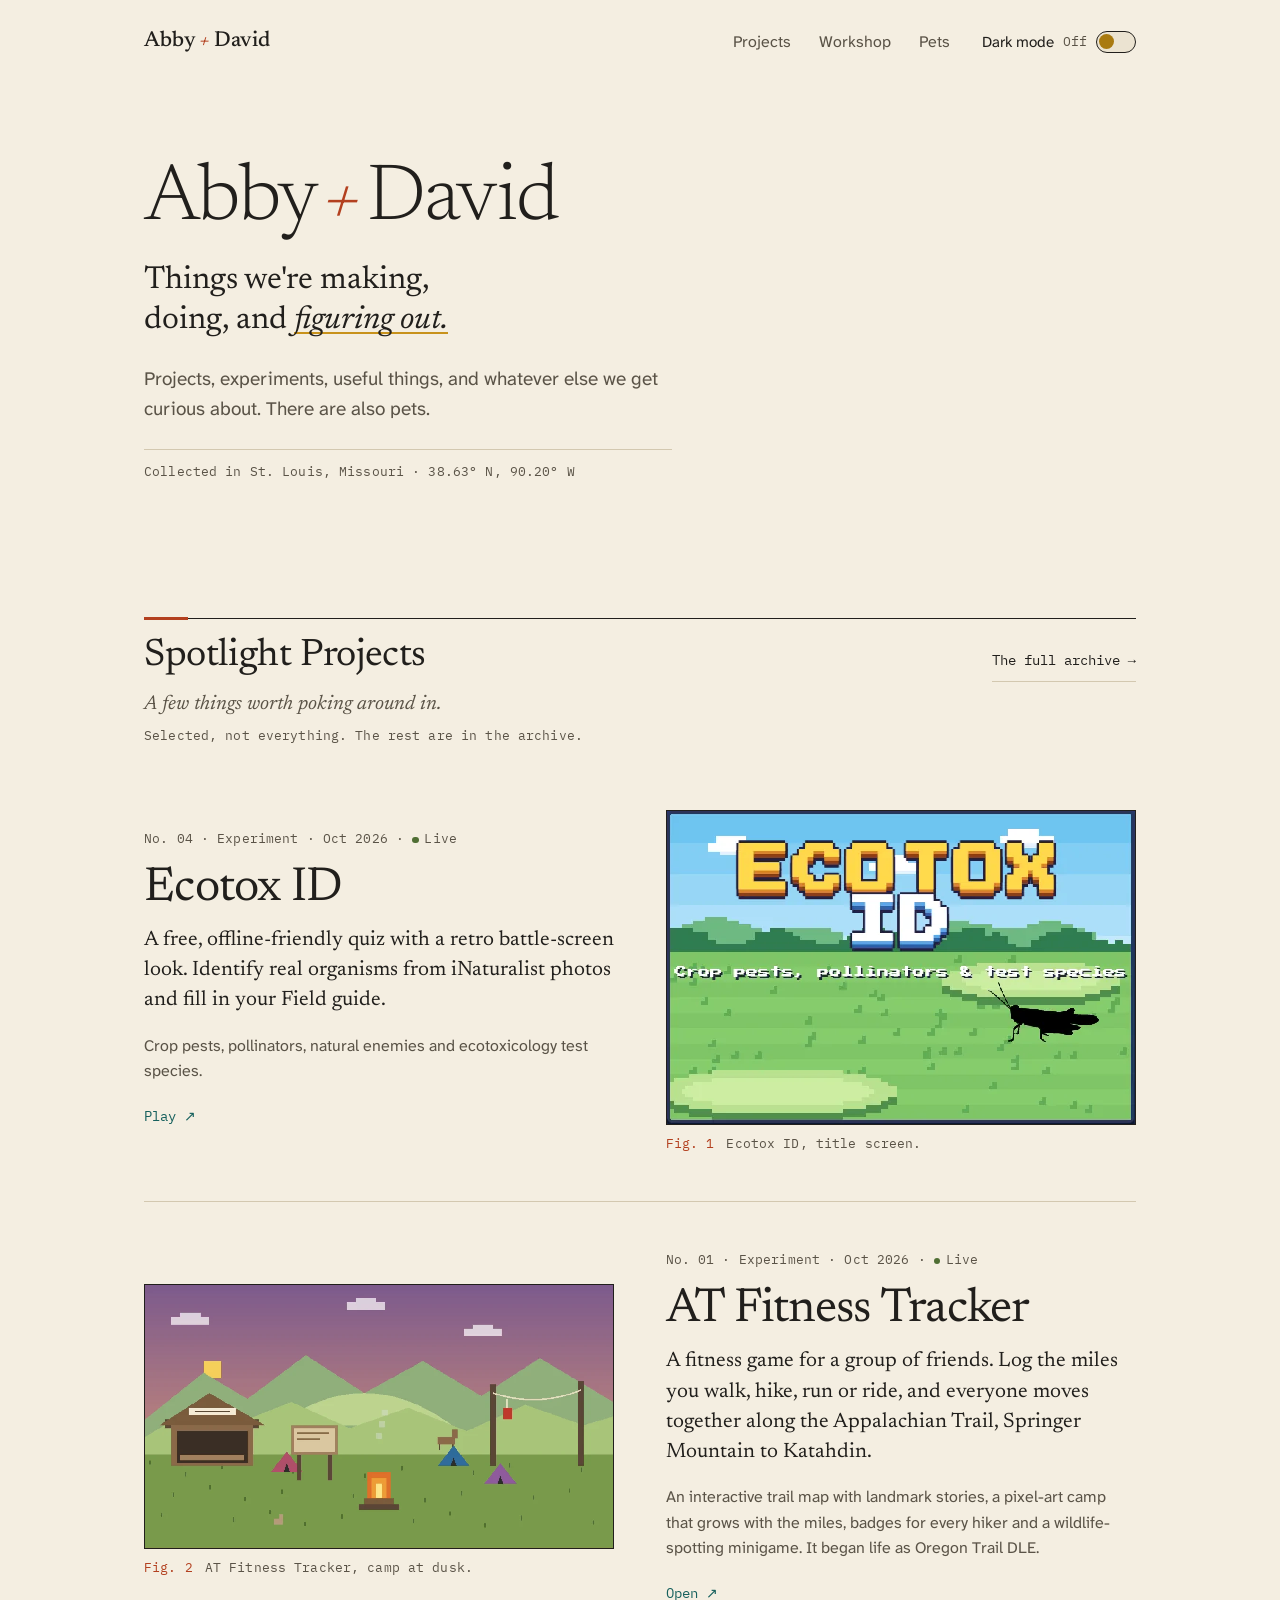
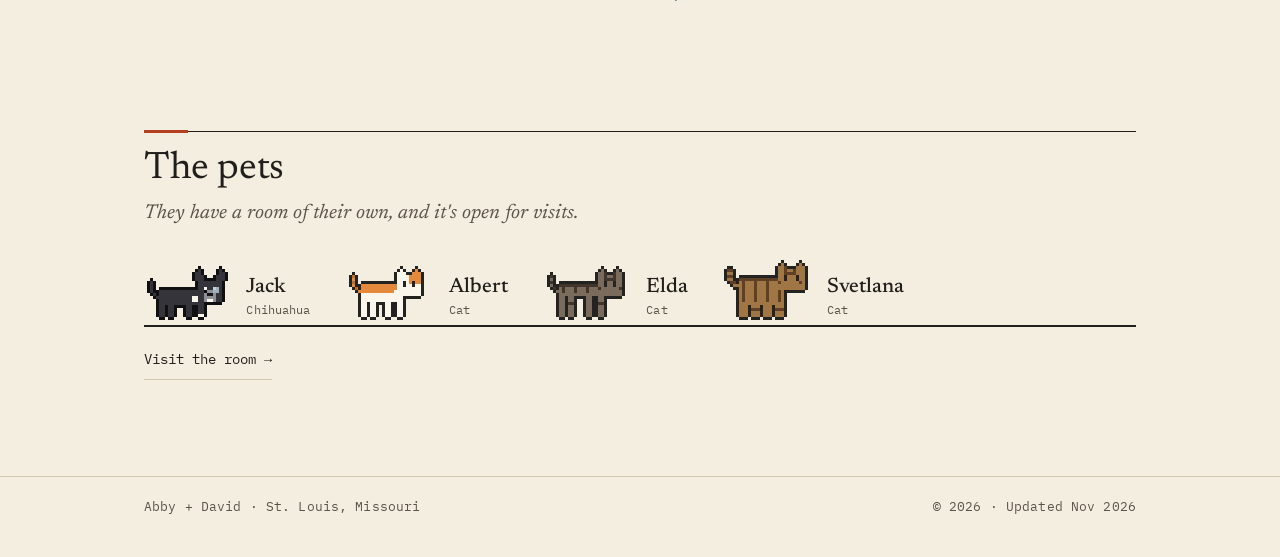
<file: index.html>
<!DOCTYPE html>
<html lang="en">
<head>
  <meta charset="utf-8">
  <meta name="viewport" content="width=device-width, initial-scale=1, viewport-fit=cover">
  <meta name="color-scheme" content="light dark">
  <script>(function(){var d=document.documentElement,t;try{var m=document.cookie.match(/(?:^|; )abbydavid-theme=(light|dark)/);t=m?m[1]:localStorage.getItem("abbydavid-theme")}catch(e){}if(t!=="light"&&t!=="dark")t=window.matchMedia&&window.matchMedia("(prefers-color-scheme: dark)").matches?"dark":"light";d.setAttribute("data-theme",t);d.style.colorScheme=t})()</script>

  <!-- Page metadata. For a new page, change title, description, canonical, and og:* below. -->
  <title>Abby + David</title>
  <meta name="description" content="Things we're making, doing, and figuring out. Projects, experiments, useful things, and whatever else we get curious about, from St. Louis.">
  <link rel="canonical" href="https://abbydavid.com/">
  <meta name="theme-color" content="#f4eee1">

  <meta property="og:type" content="website">
  <meta property="og:site_name" content="Abby + David">
  <meta property="og:title" content="Abby + David">
  <meta property="og:description" content="Things we're making, doing, and figuring out.">
  <meta property="og:url" content="https://abbydavid.com/">
  <meta property="og:image" content="https://abbydavid.com/assets/og-image.png">
  <meta property="og:image:width" content="1200">
  <meta property="og:image:height" content="630">
  <meta property="og:image:alt" content="ABBY + DAVID: Things we're making, doing, and figuring out.">
  <meta name="twitter:card" content="summary_large_image">
  <meta name="twitter:image" content="https://abbydavid.com/assets/og-image.png">

  <link rel="icon" href="/assets/favicon.svg" type="image/svg+xml">
  <link rel="apple-touch-icon" href="/assets/apple-touch-icon.png">

  <link rel="preload" href="/assets/fonts/newsreader-latin-wght-normal.woff2" as="font" type="font/woff2" crossorigin>
  <link rel="stylesheet" href="/styles.css">
  <script src="/theme.js" defer></script>
</head>
<body>
  <a class="skip-link" href="#main">Skip to content</a>

  <header class="site-header">
    <div class="wrap">
      <a class="wordmark" href="/" aria-label="Abby + David, home">Abby<span>+</span>David</a>
      <nav class="site-nav" aria-label="Main">
        <ul>
          <li><a href="#projects">Projects</a></li>
          <li><a href="https://blog.abbydavid.com/">Workshop</a></li>
          <li><a href="/pets/">Pets</a></li>
          <li><button class="theme-toggle" type="button" role="switch" aria-checked="false" hidden><span class="label">Dark mode</span><span class="track" aria-hidden="true"></span></button></li>
        </ul>
      </nav>
    </div>
  </header>

  <main id="main">
    <div class="wrap">

      <section class="hero" aria-labelledby="hero-title">
        <h1 id="hero-title">Abby<span class="plus">+</span>David</h1>
        <p class="tagline">Things we're making, doing, and <em>figuring out.</em></p>
        <p class="intro">Projects, experiments, useful things, and whatever else we get curious about. There are also pets.</p>
        <p class="locality mono">Collected in St. Louis, Missouri · 38.63° N, 90.20° W</p>
      </section>

      <!-- SPOTLIGHT PROJECTS: a curated selection, not the whole collection. Keep to 2–4 big blocks;
           everything else lives in /projects/. To feature a project, copy an <article class="work">.
           Add class "flip" to put the figure on the left. Delete the <figure> if there's no image.
           Number figures in order (Fig. 1, 2, ...). Types: TOOL, EXPERIMENT, PROJECT, GUIDE, RECIPE, BUILD, TRIP.
           Status: class "status" for live/done, "status concept" for ideas. -->
      <section id="projects" class="section" aria-labelledby="projects-title">
        <div class="section-head">
          <h2 id="projects-title">Spotlight Projects</h2>
          <a class="more" href="/projects/">The full archive →</a>
        </div>
        <p class="dek">A few things worth poking around in.</p>
        <p class="mono dek-note">Selected, not everything. The rest are in the archive.</p>

        <article class="work">
          <div>
            <p class="meta mono">No. 04 · Experiment · Oct 2026 · <span class="status">Live</span></p>
            <h3><a class="stretch" href="https://revdwd.github.io/ecotox-id/">Ecotox ID</a></h3>
            <p class="desc">A free, offline-friendly quiz with a retro battle-screen look. Identify real organisms from iNaturalist photos and fill in your Field guide.</p>
            <p class="fine">Crop pests, pollinators, natural enemies and ecotoxicology test species.</p>
            <span class="go" aria-hidden="true">Play <b>↗</b></span>
          </div>
          <figure class="fig pixel">
            <div class="plate"><img src="/assets/ecotox-id.webp" width="636" height="425" loading="lazy" decoding="async" alt="Ecotox ID title screen: a pixel-art logo over a grassy field with a grasshopper silhouette."></div>
            <figcaption><span class="num mono">Fig. 1</span><span class="mono">Ecotox ID, title screen.</span></figcaption>
          </figure>
        </article>

        <article class="work flip">
          <div>
            <p class="meta mono">No. 01 · Experiment · Oct 2026 · <span class="status">Live</span></p>
            <h3><a class="stretch" href="https://atfitnesstracker.abbydavid.com/">AT Fitness Tracker</a></h3>
            <p class="desc">A fitness game for a group of friends. Log the miles you walk, hike, run or ride, and everyone moves together along the Appalachian Trail, Springer Mountain to Katahdin.</p>
            <p class="fine">An interactive trail map with landmark stories, a pixel-art camp that grows with the miles, badges for every hiker and a wildlife-spotting minigame. It began life as Oregon Trail DLE.</p>
            <span class="go" aria-hidden="true">Open <b>↗</b></span>
          </div>
          <figure class="fig pixel">
            <div class="plate"><img src="/assets/at-fitness-tracker.webp" width="990" height="557" loading="lazy" decoding="async" alt="AT Fitness Tracker camp scene in pixel art at dusk: a trail shelter, a register board, tents, a campfire and a bear-bag line below green ridges."></div>
            <figcaption><span class="num mono">Fig. 2</span><span class="mono">AT Fitness Tracker, camp at dusk.</span></figcaption>
          </figure>
        </article>

      </section>

      <!-- NOTES: not shown until there's a real note. When there is one, add this section
           (and a "Notes" link in the nav), listing the latest 3:
      <section id="notes" class="section" aria-labelledby="notes-title">
        <div class="section-head"><h2 id="notes-title">Notes</h2></div>
        <ul class="notes">
          <li class="note">
            <p class="meta mono"><time datetime="2026-12-01">Dec 2026</time> · Guide</p>
            <div><h3><a href="/notes/post-name/">Post title</a></h3><p>One-sentence description.</p></div>
          </li>
        </ul>
      </section>
      -->

      <section id="crew" class="section" aria-labelledby="crew-title">
        <div class="section-head"><h2 id="crew-title">The pets</h2></div>
        <p class="dek">They have a room of their own, and it's open for visits.</p>
        <ul class="crew">
          <li><span class="px jack" data-pose="stand" aria-hidden="true"></span><span><strong>Jack</strong><span class="mono">Chihuahua</span></span></li>
          <li><span class="px albert" data-pose="stand" aria-hidden="true"></span><span><strong>Albert</strong><span class="mono">Cat</span></span></li>
          <li><span class="px elda" data-pose="stand" aria-hidden="true"></span><span><strong>Elda</strong><span class="mono">Cat</span></span></li>
          <li><span class="px svetlana" data-pose="stand" aria-hidden="true"></span><span><strong>Svetlana</strong><span class="mono">Cat</span></span></li>
        </ul>
        <p class="crew-link"><a href="/pets/">Visit the room →</a></p>
      </section>

    </div>
  </main>

  <footer class="site-footer mono">
    <div class="wrap">
      <p>Abby + David · St. Louis, Missouri</p>
      <p>© 2026 · Updated Nov 2026</p>
    </div>
  </footer>
</body>
</html>
</file>
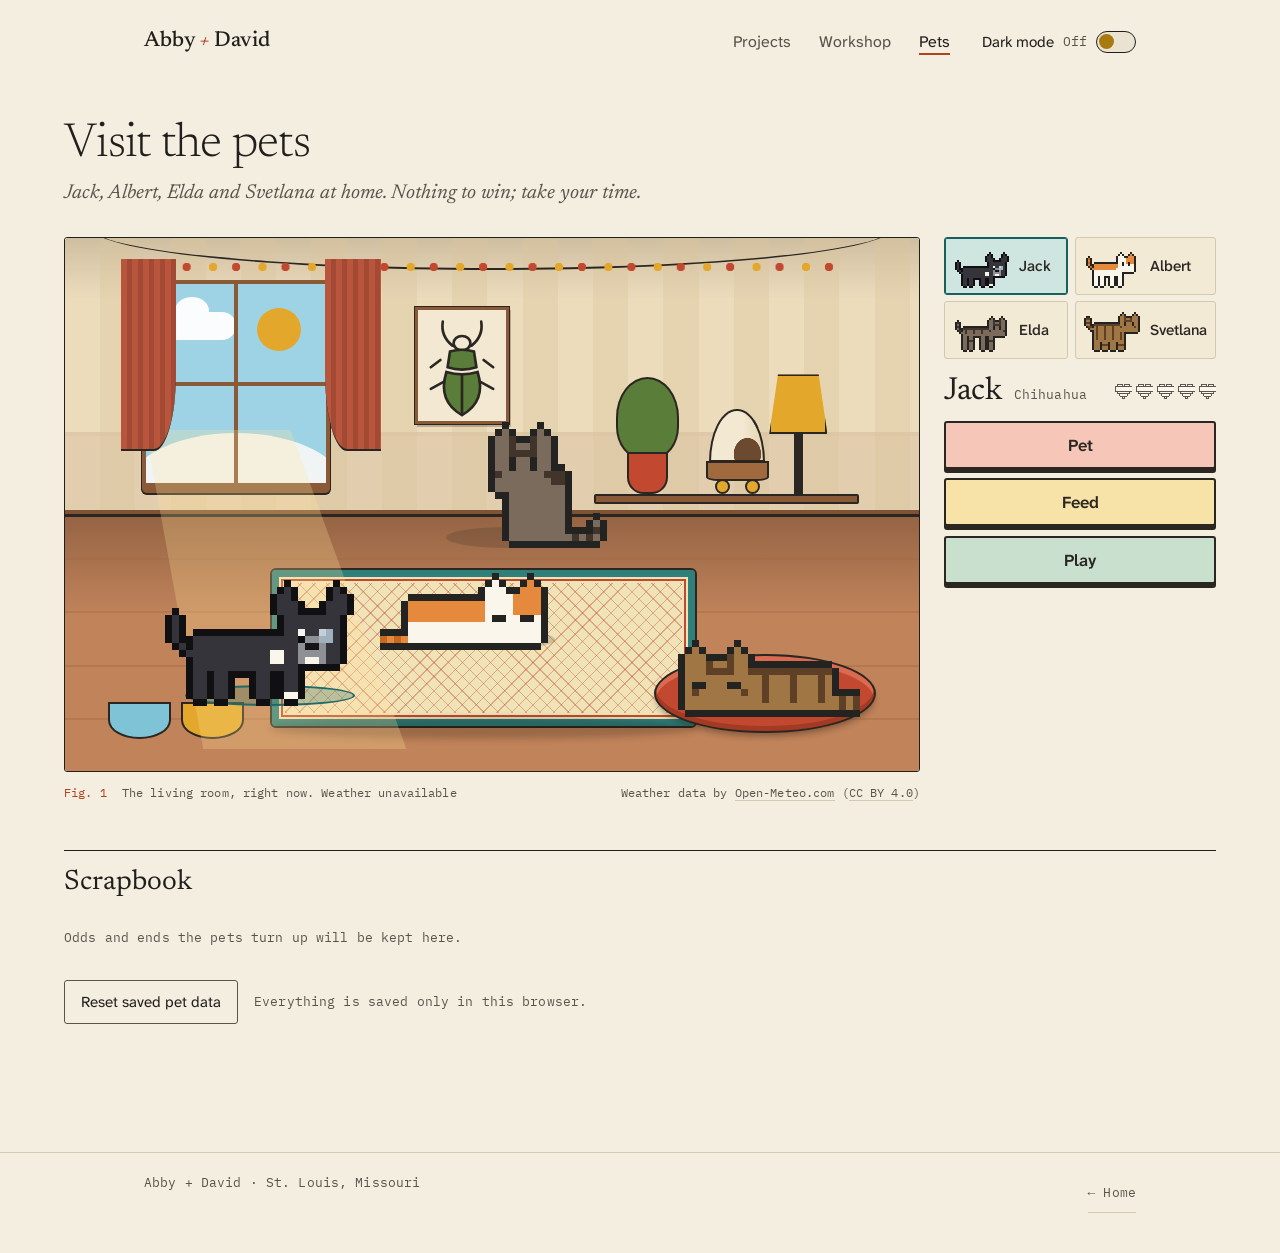
<file: pets/index.html>
<!DOCTYPE html>
<html lang="en">
<head>
  <meta charset="utf-8">
  <meta name="viewport" content="width=device-width, initial-scale=1, viewport-fit=cover">
  <meta name="color-scheme" content="light dark">
  <script>(function(){var d=document.documentElement,t;try{var m=document.cookie.match(/(?:^|; )abbydavid-theme=(light|dark)/);t=m?m[1]:localStorage.getItem("abbydavid-theme")}catch(e){}if(t!=="light"&&t!=="dark")t=window.matchMedia&&window.matchMedia("(prefers-color-scheme: dark)").matches?"dark":"light";d.setAttribute("data-theme",t);d.style.colorScheme=t})()</script>
  <title>Visit the pets · Abby + David</title>
  <meta name="description" content="A tiny pixel living room starring Jack, Albert, Elda and Svetlana, with the weather outside matching St. Louis.">
  <link rel="canonical" href="https://abbydavid.com/pets/">
  <meta name="theme-color" content="#f4eee1">
  <meta property="og:type" content="website">
  <meta property="og:site_name" content="Abby + David">
  <meta property="og:title" content="Visit the pets · Abby + David">
  <meta property="og:description" content="A tiny pixel living room starring Jack, Albert, Elda and Svetlana, with the weather outside matching St. Louis.">
  <meta property="og:url" content="https://abbydavid.com/pets/">
  <meta property="og:image" content="https://abbydavid.com/assets/og-image.png">
  <meta property="og:image:width" content="1200">
  <meta property="og:image:height" content="630">
  <meta property="og:image:alt" content="ABBY + DAVID: Things we're making, doing, and figuring out.">
  <meta name="twitter:card" content="summary_large_image">
  <meta name="twitter:image" content="https://abbydavid.com/assets/og-image.png">
  <link rel="icon" href="/assets/favicon.svg" type="image/svg+xml">
  <link rel="apple-touch-icon" href="/assets/apple-touch-icon.png">
  <link rel="stylesheet" href="/styles.css">
  <script src="/theme.js" defer></script>
  <link rel="stylesheet" href="/pets/pets.css">
</head>
<body>
  <a class="skip-link" href="#main">Skip to content</a>

  <header class="site-header">
    <div class="wrap">
      <a class="wordmark" href="/" aria-label="Abby + David, home">Abby<span>+</span>David</a>
      <nav class="site-nav" aria-label="Main">
        <ul>
          <li><a href="/#projects">Projects</a></li>
          <li><a href="https://blog.abbydavid.com/">Workshop</a></li>
          <li><a href="/pets/" aria-current="page">Pets</a></li>
          <li><button class="theme-toggle" type="button" role="switch" aria-checked="false" hidden><span class="label">Dark mode</span><span class="track" aria-hidden="true"></span></button></li>
        </ul>
      </nav>
    </div>
  </header>

  <main id="main">
    <div class="wrap pets-page">
      <h1>Visit the pets</h1>
      <p class="lede">Jack, Albert, Elda and Svetlana at home. Nothing to win; take your time.</p>

      <noscript>
        <p>This little room needs JavaScript. Meanwhile: Jack (Chihuahua), Albert (cat), Elda (cat) and Svetlana (cat) say hi.</p>
      </noscript>

      <div id="app" hidden>
        <div class="room-grid">
          <section class="room" id="room" data-period="day" data-sky="day" data-wx="clear" data-season="summer" data-event="" aria-label="The pets' room">
            <div class="stage" id="stage" aria-hidden="true">
              <div class="wall"></div><div class="stripes"></div><div class="floor"></div><div class="planks"></div><div class="baseboard"></div>
              <div class="window" id="window">
                <div class="sky"></div><div class="stars"></div>
                <span class="sun"></span><span class="moon"></span>
                <span class="tree"></span><span class="hill"></span>
                <span class="cloud c-a"></span><span class="cloud c-b"></span>
                <div class="fog"></div><div class="rain"></div><div class="snow"></div>
                <span class="bird" id="bird"></span>
                <span class="bar v"></span><span class="bar h"></span>
              </div>
              <div class="curtain l"></div><div class="curtain r"></div>
              <div class="frame"></div>
              <div class="shelf">
                <span class="board"></span>
                <span class="plant" id="plant"><i class="leafy"></i><i class="bloom b1"></i><i class="bloom b2"></i><i class="bloom b3"></i><i class="pot"></i></span>
                <span class="lamp" id="lamp"><i class="shade"></i><i class="stem"></i></span>
                <span class="wagon" aria-hidden="true"><i class="cover"></i><i class="body"></i><i class="wheel"></i><i class="wheel w2"></i></span>
              </div>
              <div class="lights"></div>
              <div class="glow"></div>
              <div class="beam"></div>
              <div class="rug"></div><div class="rug-shade"></div>
              <div class="bed" id="bed"></div>
              <div class="bowls"><span class="bowl water"></span><span class="bowl food" id="food"><i></i></span></div>
              <span class="leaf l1"></span><span class="leaf l2"></span><span class="leaf l3"></span>
              <span class="pumpkin"></span>
              <div class="tint"></div>
              <span class="ball" id="ball" hidden></span>
              <div class="fx" id="fx"></div>
            </div>
            <p class="stage-foot mono">
              <span><b class="num">Fig. 1</b> The living room, right now. <span id="wx-line">&nbsp;</span></span>
              <span>Weather data by <a href="https://open-meteo.com/">Open-Meteo.com</a> (<a href="https://creativecommons.org/licenses/by/4.0/">CC BY 4.0</a>)</span>
            </p>
          </section>

          <section class="panel" aria-label="Choose a pet">
            <div class="chips" id="chips" role="group" aria-label="Choose a pet"></div>
            <div class="selected">
              <div class="who">
                <h2 id="who">Jack</h2>
                <span class="mono" id="kind"></span>
                <span class="hearts" id="hearts" role="img" aria-label=""></span>
              </div>
              <div class="actions" id="actions">
                <button type="button" data-act="pet">Pet</button>
                <button type="button" data-act="feed">Feed</button>
                <button type="button" data-act="play">Play</button>
              </div>
              <p class="say" id="say" role="status" aria-live="polite"></p>
              <p class="ambient" id="note"></p>
              <img class="photo" id="photo" hidden alt="" width="160" height="160">
            </div>
          </section>
        </div>

        <section class="scrapbook" id="scrapbook" aria-labelledby="scrap-title">
          <h2 id="scrap-title">Scrapbook</h2>
          <ul id="scrap" class="scrap"></ul>
          <p class="mono scrap-hint" id="scrap-hint">Odds and ends the pets turn up will be kept here.</p>
        </section>

        <p class="reset"><button type="button" id="reset">Reset saved pet data</button> <span class="mono">Everything is saved only in this browser.</span></p>
      </div>
    </div>
  </main>

  <footer class="site-footer mono">
    <div class="wrap">
      <p>Abby + David · St. Louis, Missouri</p>
      <p><a href="/">← Home</a></p>
    </div>
  </footer>

  <script src="/pets/pets.js" defer></script>
</body>
</html>
</file>
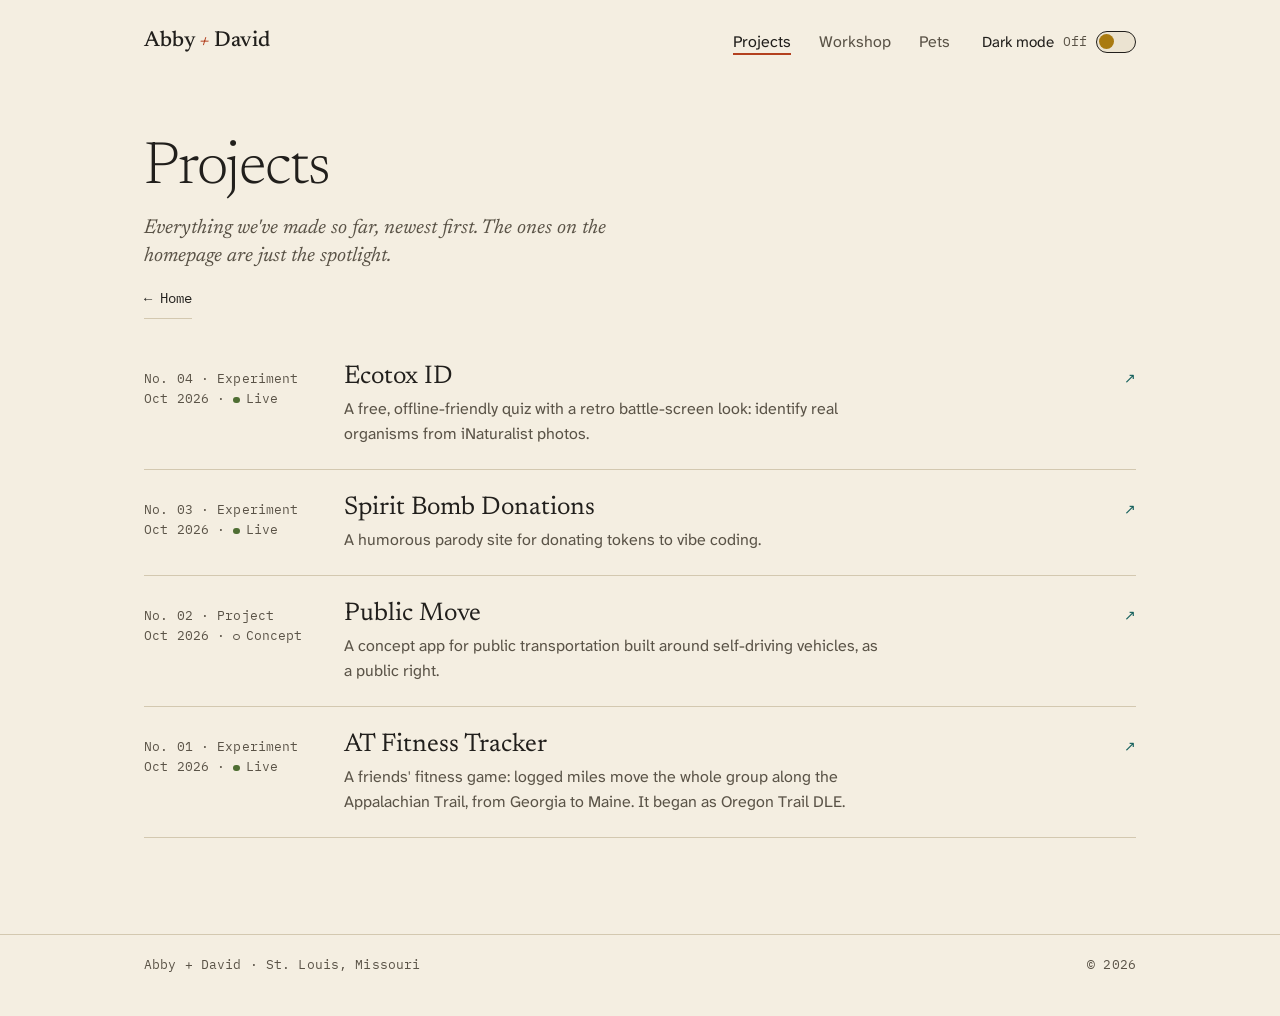
<file: projects/index.html>
<!DOCTYPE html>
<html lang="en">
<head>
  <meta charset="utf-8">
  <meta name="viewport" content="width=device-width, initial-scale=1, viewport-fit=cover">
  <meta name="color-scheme" content="light dark">
  <script>(function(){var d=document.documentElement,t;try{var m=document.cookie.match(/(?:^|; )abbydavid-theme=(light|dark)/);t=m?m[1]:localStorage.getItem("abbydavid-theme")}catch(e){}if(t!=="light"&&t!=="dark")t=window.matchMedia&&window.matchMedia("(prefers-color-scheme: dark)").matches?"dark":"light";d.setAttribute("data-theme",t);d.style.colorScheme=t})()</script>
  <title>Projects · Abby + David</title>
  <meta name="description" content="Everything we've made so far: experiments, tools, and projects.">
  <link rel="canonical" href="https://abbydavid.com/projects/">
  <meta name="theme-color" content="#f4eee1">
  <meta property="og:type" content="website">
  <meta property="og:site_name" content="Abby + David">
  <meta property="og:title" content="Projects · Abby + David">
  <meta property="og:description" content="Everything we've made so far.">
  <meta property="og:url" content="https://abbydavid.com/projects/">
  <meta property="og:image" content="https://abbydavid.com/assets/og-image.png">
  <meta property="og:image:width" content="1200">
  <meta property="og:image:height" content="630">
  <meta property="og:image:alt" content="ABBY + DAVID: Things we're making, doing, and figuring out.">
  <meta name="twitter:card" content="summary_large_image">
  <meta name="twitter:image" content="https://abbydavid.com/assets/og-image.png">
  <link rel="icon" href="/assets/favicon.svg" type="image/svg+xml">
  <link rel="apple-touch-icon" href="/assets/apple-touch-icon.png">
  <link rel="preload" href="/assets/fonts/newsreader-latin-wght-normal.woff2" as="font" type="font/woff2" crossorigin>
  <link rel="stylesheet" href="/styles.css">
  <script src="/theme.js" defer></script>
</head>
<body>
  <a class="skip-link" href="#main">Skip to content</a>

  <header class="site-header">
    <div class="wrap">
      <a class="wordmark" href="/" aria-label="Abby + David, home">Abby<span>+</span>David</a>
      <nav class="site-nav" aria-label="Main">
        <ul>
          <li><a href="/projects/" aria-current="page">Projects</a></li>
          <li><a href="https://blog.abbydavid.com/">Workshop</a></li>
          <li><a href="/pets/">Pets</a></li>
          <li><button class="theme-toggle" type="button" role="switch" aria-checked="false" hidden><span class="label">Dark mode</span><span class="track" aria-hidden="true"></span></button></li>
        </ul>
      </nav>
    </div>
  </header>

  <main id="main">
    <div class="wrap">
      <section class="page-head" aria-labelledby="all-title">
        <h1 class="page-title" id="all-title">Projects</h1>
        <p class="dek">Everything we've made so far, newest first. The ones on the homepage are just the spotlight.</p>
        <a class="back" href="/">← Home</a>
      </section>

      <section aria-label="All projects">

        <!-- The full archive: every project, newest first. Same <li> format as the homepage. -->
        <ol class="entries">
          <li class="entry">
            <p class="meta mono">No. 04 · Experiment<br>Oct 2026 · <span class="status">Live</span></p>
            <div>
              <h3><a class="stretch" href="https://revdwd.github.io/ecotox-id/">Ecotox ID</a></h3>
              <p>A free, offline-friendly quiz with a retro battle-screen look: identify real organisms from iNaturalist photos.</p>
            </div>
            <span class="go" aria-hidden="true"><b>↗</b></span>
          </li>
          <li class="entry">
            <p class="meta mono">No. 03 · Experiment<br>Oct 2026 · <span class="status">Live</span></p>
            <div>
              <h3><a class="stretch" href="https://revdwd.github.io/spirit-bomb-donations/">Spirit Bomb Donations</a></h3>
              <p>A humorous parody site for donating tokens to vibe coding.</p>
            </div>
            <span class="go" aria-hidden="true"><b>↗</b></span>
          </li>
          <li class="entry">
            <p class="meta mono">No. 02 · Project<br>Oct 2026 · <span class="status concept">Concept</span></p>
            <div>
              <h3><a class="stretch" href="https://revdwd.github.io/public-move/">Public Move</a></h3>
              <p>A concept app for public transportation built around self-driving vehicles, as a public right.</p>
            </div>
            <span class="go" aria-hidden="true"><b>↗</b></span>
          </li>
          <li class="entry">
            <p class="meta mono">No. 01 · Experiment<br>Oct 2026 · <span class="status">Live</span></p>
            <div>
              <h3><a class="stretch" href="https://atfitnesstracker.abbydavid.com/">AT Fitness Tracker</a></h3>
              <p>A friends' fitness game: logged miles move the whole group along the Appalachian Trail, from Georgia to Maine. It began as Oregon Trail DLE.</p>
            </div>
            <span class="go" aria-hidden="true"><b>↗</b></span>
          </li>
        </ol>
      </section>
    </div>
  </main>

  <footer class="site-footer mono">
    <div class="wrap">
      <p>Abby + David · St. Louis, Missouri</p>
      <p>© 2026</p>
    </div>
  </footer>
</body>
</html>
</file>
<file: styles.css>
/* ==========================================================
   abbydavid.com: styles
   Tokens (colors, fonts) live at the top. Everything else is
   grouped by section, in page order. Fonts: see assets/fonts/.
   ========================================================== */

@font-face {
  font-family: "Newsreader";
  src: url("/assets/fonts/newsreader-latin-wght-normal.woff2") format("woff2");
  font-weight: 200 800; font-style: normal; font-display: swap;
}
@font-face {
  font-family: "Newsreader";
  src: url("/assets/fonts/newsreader-latin-wght-italic.woff2") format("woff2");
  font-weight: 200 800; font-style: italic; font-display: swap;
}
@font-face {
  font-family: "Atkinson Hyperlegible Next";
  src: url("/assets/fonts/atkinson-hyperlegible-next-latin-wght-normal.woff2") format("woff2");
  font-weight: 200 800; font-style: normal; font-display: swap;
}
@font-face {
  font-family: "IBM Plex Mono";
  src: url("/assets/fonts/ibm-plex-mono-latin-400-normal.woff2") format("woff2");
  font-weight: 400; font-style: normal; font-display: swap;
}

:root {
  color-scheme: light;

  /* Light: warm paper, deep ink, teal. Text pairs are all 4.5:1 or better on --paper. */
  --paper: #f4eee1;
  --paper-deep: #ebe3d1;
  --surface: #fbf7ee;
  --ink: #211f1c;
  --muted: #5a5347;
  --rule: #d3c8b0;
  --edge: #211f1c;            /* strong borders */

  --accent: #16605d;          /* links, focus, active */
  --accent-soft: #d3e6e0;
  --coral: #b3401f;
  --gold: #c8921b;            /* decoration and highlights */
  --moss: #4f6e33;
  --highlight: #f0d58a;       /* text selection */
  --halo: transparent;

  --serif: "Newsreader", "Iowan Old Style", "Palatino Linotype", Palatino, Georgia, serif;
  --sans: "Atkinson Hyperlegible Next", system-ui, -apple-system, "Segoe UI", Roboto, sans-serif;
  --mono: "IBM Plex Mono", ui-monospace, "SF Mono", Menlo, Consolas, monospace;

  --wrap: 62rem;
  --gutter: clamp(1.25rem, 4vw, 2.5rem);
}

/* Dark: the same paper at night. Warm ink instead of black, soft off-white text, muted teal. */
@media (prefers-color-scheme: dark) {
  :root:not([data-theme]) {
    color-scheme: dark;
    --paper: #181512;
    --paper-deep: #1f1b17;
    --surface: #25211c;
    --ink: #ece4d4;
    --muted: #b3a892;
    --rule: #3a342b;
    --edge: #8a806d;
    --accent: #78c4bc;
    --accent-soft: #1f3b39;
    --coral: #e68e72;
    --gold: #d8a840;
    --moss: #9db97b;
    --highlight: #5a4713;
    --halo: #d9cfba;
  }
}
:root[data-theme="dark"] {
  color-scheme: dark;
  --paper: #181512;
  --paper-deep: #1f1b17;
  --surface: #25211c;
  --ink: #ece4d4;
  --muted: #b3a892;
  --rule: #3a342b;
  --edge: #8a806d;
  --accent: #78c4bc;
  --accent-soft: #1f3b39;
  --coral: #e68e72;
  --gold: #d8a840;
  --moss: #9db97b;
  --highlight: #5a4713;
  --halo: #d9cfba;
}

*, *::before, *::after { box-sizing: border-box; }

html { scroll-behavior: smooth; scroll-padding-top: 2rem; }

body {
  margin: 0;
  background: var(--paper);
  color: var(--ink);
  font-family: var(--sans);
  font-size: clamp(1.0625rem, 0.98rem + 0.3vw, 1.1875rem);
  line-height: 1.6;
  -webkit-text-size-adjust: 100%;
  -webkit-font-smoothing: antialiased;
}

:focus-visible { outline: 3px solid var(--accent); outline-offset: 3px; border-radius: 2px; }
::selection { background: var(--highlight); color: var(--ink); }

/* Links: a fine underline that draws in from the left on hover or focus */
a {
  color: inherit;
  text-decoration: none;
  background: linear-gradient(var(--accent), var(--accent)) left bottom / 0% 1px no-repeat,
              linear-gradient(var(--rule), var(--rule)) left bottom / 100% 1px no-repeat;
  padding-bottom: 0.08em;
  transition: background-size 0.3s ease, color 0.2s ease;
}
a:hover, a:focus-visible { color: var(--accent); background-size: 100% 1px, 100% 1px; }

.wrap {
  width: min(100% - 2 * var(--gutter), var(--wrap));
  margin-inline: auto;
}

/* Small metadata: catalogue numbers, dates, captions. Sentence case, not shouty. */
.mono {
  font-family: var(--mono);
  font-size: 0.8rem;
  letter-spacing: 0.01em;
  color: var(--muted);
}

.skip-link {
  position: absolute; left: 1rem; top: -4rem; z-index: 10;
  background: var(--ink); color: var(--paper); padding: 0.5rem 1rem; background-image: none;
}
.skip-link:focus { top: 1rem; color: var(--paper); }

/* ---------- Header ---------- */
.site-header { padding: 1.25rem 0 0; }
.site-header .wrap { display: flex; justify-content: space-between; align-items: center; gap: 0.25rem 1rem; flex-wrap: wrap; }

.wordmark {
  display: inline-flex; align-items: center; min-height: 2.75rem;
  font-family: var(--serif); font-size: 1.35rem; font-weight: 500; letter-spacing: -0.005em;
  background-image: none;
}
.wordmark:hover, .wordmark:focus-visible { color: var(--ink); }
.wordmark span { color: var(--coral); font-style: italic; font-weight: 400; margin-inline: 0.18em; }

.site-nav { margin-left: auto; margin-right: -0.5rem; }
.site-nav ul { display: flex; flex-wrap: wrap; align-items: center; gap: 0 clamp(0.15rem, 1.5vw, 0.75rem); list-style: none; margin: 0; padding: 0; }
.site-nav a, .theme-toggle { white-space: nowrap; }
.site-nav li > a {
  display: inline-flex; align-items: center; min-height: 2.75rem; padding-inline: 0.5rem;
  font-size: 1rem; color: var(--muted); background-image: none; position: relative;
}
/* the nav underline is a short rule that stretches on hover; the current page keeps a coral one */
.site-nav li > a::after {
  content: ""; position: absolute; left: 0.5rem; right: 0.5rem; bottom: 0.55rem; height: 1px;
  background: var(--accent); transform: scaleX(0); transform-origin: left; transition: transform 0.3s ease;
}
.site-nav li > a:hover, .site-nav li > a:focus-visible { color: var(--ink); }
.site-nav li > a:hover::after, .site-nav li > a:focus-visible::after { transform: scaleX(1); }
.site-nav a[aria-current="page"] { color: var(--ink); }
.site-nav a[aria-current="page"]::after { transform: scaleX(1); background: var(--coral); height: 2px; }

/* Theme toggle: a real switch button. Label stays "Dark mode"; its state is announced via aria-checked. */
.theme-toggle {
  display: inline-flex; align-items: center; gap: 0.55rem;
  min-height: 2.75rem; min-width: 2.75rem; padding: 0 0.5rem; margin-left: 0.25rem;
  font: inherit; font-size: 0.95rem; color: var(--ink); background: none; border: 0; cursor: pointer;
  touch-action: manipulation; -webkit-tap-highlight-color: transparent;
}
.theme-toggle .track {
  position: relative; flex: none; width: 2.5rem; height: 1.4rem; border: 1.5px solid var(--edge); border-radius: 1rem;
  background: var(--paper-deep); transition: background-color 0.25s ease;
}
.theme-toggle .track::after {
  content: ""; position: absolute; top: 2px; left: 2px; width: calc(1.4rem - 7px); height: calc(1.4rem - 7px); border-radius: 50%;
  background: #a97a10; transition: transform 0.25s ease, background-color 0.25s ease;
}
.theme-toggle[aria-checked="true"] .track { background: var(--accent-soft); }
.theme-toggle[aria-checked="true"] .track::after { transform: translateX(1.1rem); background: var(--ink); }
.theme-toggle .state { font-family: var(--mono); font-size: 0.8rem; color: var(--muted); min-width: 1.6em; }
.theme-toggle:hover .label { color: var(--accent); }
@media (max-width: 30rem) {
  .site-nav { margin-right: 0; }
  .site-nav li > a { padding-inline: 0.4rem; font-size: 0.95rem; }
  .theme-toggle { gap: 0.35rem; padding: 0 0.25rem; margin-left: 0; font-size: 0.9rem; }
  .theme-toggle .track { width: 2.2rem; }
  .theme-toggle[aria-checked="true"] .track::after { transform: translateX(0.8rem); }
}
/* Phones: four nav items need the room, so the switch reads just "Dark" (its accessible name stays "Dark mode") */
@media (max-width: 26rem) {
  .theme-toggle .label, .theme-toggle .state { position: absolute; width: 1px; height: 1px; overflow: hidden; clip: rect(0 0 0 0); white-space: nowrap; }
  .theme-toggle::before { content: "Dark"; content: "Dark" / ""; } /* shown, not announced */
  .site-nav li > a { padding-inline: 0.35rem; }
}
/* a short, quiet colour change when the theme flips; skipped for reduced motion */
@media (prefers-reduced-motion: no-preference) {
  body, .site-header, .site-footer { transition: background-color 0.3s ease, color 0.3s ease; }
}

/* ---------- Hero ---------- */
.hero { padding: clamp(3rem, 8vw, 6rem) 0 clamp(2.5rem, 6vw, 4rem); }
.hero h1 {
  font-family: var(--serif); font-weight: 300; font-size: clamp(2.75rem, 1.6rem + 5vw, 5rem);
  line-height: 1; letter-spacing: -0.02em; margin: 0 0 1.25rem;
}
.hero h1 .plus { color: var(--coral); font-style: italic; font-weight: 300; margin-inline: 0.06em; }
.hero .tagline {
  font-family: var(--serif); font-size: clamp(1.4rem, 1.1rem + 1.2vw, 2rem); line-height: 1.25;
  max-width: 24ch; text-wrap: balance; margin: 0 0 1.5rem; font-weight: 400;
}
.hero .tagline em { font-style: italic; background: linear-gradient(transparent 88%, var(--gold) 88% 94%, transparent 94%); }
.hero .intro { max-width: 33rem; color: var(--muted); margin: 0 0 1.5rem; text-wrap: pretty; }
/* a collector's locality label, the one scientific wink in the hero */
.locality { margin: 0; padding-top: 0.75rem; border-top: 1px solid var(--rule); max-width: 33rem; }

/* ---------- Section heads ---------- */
.section { padding: clamp(2.75rem, 6vw, 4.5rem) 0 0; }
.section-head {
  position: relative; display: flex; justify-content: space-between; align-items: baseline; flex-wrap: wrap; gap: 0.25rem 1.5rem;
  padding-top: 1rem; border-top: 1px solid var(--edge); margin-bottom: 0.5rem;
}
/* a short coral segment sits on the rule, like a bookmark ribbon */
.section-head::before { content: ""; position: absolute; left: 0; top: -2px; width: 2.75rem; height: 3px; background: var(--coral); }
.section-head h2, .page-title {
  font-family: var(--serif); font-weight: 400; font-size: clamp(1.75rem, 1.3rem + 1.6vw, 2.4rem);
  line-height: 1.1; letter-spacing: -0.01em; margin: 0;
}
.section-head a, .crew-link a, .site-footer a { display: inline-block; padding-block: 0.6rem; }
.section-head .more { font-family: var(--mono); font-size: 0.85rem; }
.dek { font-family: var(--serif); font-style: italic; font-size: 1.25rem; line-height: 1.4; color: var(--muted); margin: 0 0 0.5rem; max-width: 34rem; }
.dek-note { margin: 0 0 1rem; }

/* ---------- Spotlight projects ----------
   Homepage: a few <article class="work"> blocks (text + figure; "flip" swaps the sides).
   The full list on /projects/ uses <ol class="entries">. */
.work {
  position: relative;
  display: grid;
  grid-template-columns: minmax(0, 1fr) minmax(0, 1fr);
  gap: clamp(1.5rem, 4vw, 3.5rem);
  align-items: center;
  padding: clamp(1.75rem, 4vw, 3rem) 0;
}
.work + .work { border-top: 1px solid var(--rule); }
.work.flip .fig { order: -1; }
.work .meta { margin: 0 0 0.9rem; }
.work h3 {
  font-family: var(--serif); font-weight: 400; font-size: clamp(2rem, 1.2rem + 3vw, 3rem);
  line-height: 1.05; letter-spacing: -0.015em; margin: 0 0 0.75rem;
}
.work p.desc { font-family: var(--serif); font-size: clamp(1.15rem, 1.05rem + 0.4vw, 1.3rem); line-height: 1.45; margin: 0 0 1rem; max-width: 30rem; }
.work .fine { color: var(--muted); font-size: 1rem; margin: 0 0 1rem; max-width: 30rem; }

/* Figures: a hairline frame and a specimen-style caption */
.fig { margin: 0; }
.fig .plate { border: 1px solid var(--edge); background: var(--paper-deep); line-height: 0; transition: border-color 0.25s ease; }
.fig img { display: block; width: 100%; height: auto; }
.fig.pixel img { image-rendering: pixelated; }
.fig figcaption { margin-top: 0.6rem; display: flex; gap: 0.75rem; font-size: 0.8rem; line-height: 1.45; }
.fig .num { flex: none; color: var(--coral); font-family: var(--mono); }
.work:hover .plate, .work:focus-within .plate { border-color: var(--accent); }

/* A fine accent rule slides across the top of a project when you point at it */
.work::before { content: ""; position: absolute; left: 0; right: 0; top: -1px; height: 2px; background: var(--accent); transform: scaleX(0); transform-origin: left; transition: transform 0.45s ease; }
.work:hover::before, .work:focus-within::before { transform: scaleX(1); }
.work:focus-within { outline: 3px solid var(--accent); outline-offset: 4px; }
.work .stretch:focus-visible { outline: none; }

.go { display: inline-block; font-family: var(--mono); font-size: 0.85rem; color: var(--accent); padding-block: 0.4rem; }
.go b { font-weight: 400; display: inline-block; transition: transform 0.25s ease; }
.work:hover .go b, .entry:hover .go b { transform: translate(2px, -2px); }

/* Tablet portrait and down: stack, with the picture under the text so neither side is squeezed. */
@media (max-width: 56rem) {
  .work, .work.flip { grid-template-columns: 1fr; gap: 1.5rem; }
  .work.flip .fig { order: 0; }
  .fig { width: min(100%, 36rem); }
}

.entries { list-style: none; margin: 0; padding: 0; }
.entry {
  position: relative;
  display: grid;
  grid-template-columns: 11rem 1fr auto;
  gap: 0.25rem 1.5rem;
  align-items: baseline;
  padding: 1.4rem 0;
  border-bottom: 1px solid var(--rule);
}
.entry::before { content: ""; position: absolute; left: 0; right: 0; bottom: -1px; height: 1px; background: var(--accent); transform: scaleX(0); transform-origin: left; transition: transform 0.4s ease; }
.entry:hover::before, .entry:focus-within::before { transform: scaleX(1); }
.entry h3 { font-family: var(--serif); font-weight: 400; font-size: 1.6rem; line-height: 1.2; margin: 0; }
.entry p { margin: 0.2rem 0 0; color: var(--muted); max-width: 34rem; font-size: 1rem; }
.entry p.meta { font-size: 0.8rem; line-height: 1.6; margin: 0; color: var(--muted); }
.entry:focus-within { outline: 3px solid var(--accent); outline-offset: 2px; }

/* Whole row is clickable through the title link */
.stretch { background-image: none; }
.stretch::after { content: ""; position: absolute; inset: 0; }
.stretch:hover, .stretch:focus-visible { color: var(--accent); }
.stretch:focus-visible { outline: none; }

/* Status: a small dot + word */
.status::before {
  content: ""; display: inline-block; width: 0.5em; height: 0.5em; margin-right: 0.45em;
  border-radius: 50%; background: var(--moss);
}
.status.concept::before { background: transparent; border: 1px solid var(--muted); }

@media (max-width: 48rem) {
  .entry { grid-template-columns: 1fr auto; }
  .entry .meta { grid-column: 1 / -1; }
}

/* ---------- Notes (kept quiet on purpose) ---------- */
.notes-quiet { color: var(--muted); margin: 0; max-width: 34rem; }
.notes { list-style: none; margin: 0; padding: 0; }
.note { display: grid; grid-template-columns: 11rem 1fr; gap: 0.25rem 1.5rem; padding: 0.9rem 0; border-top: 1px solid var(--rule); }
.note h3 { font-family: var(--serif); font-size: 1.25rem; font-weight: 400; margin: 0; }
.note p { margin: 0.2rem 0 0; color: var(--muted); font-size: 0.95rem; }
@media (max-width: 40rem) { .note { grid-template-columns: 1fr; } }

/* ---------- Pets on the homepage ----------
   The four of them stand on a single ground line. */
.crew { list-style: none; margin: 1.5rem 0 0; padding: 0 0 0.35rem; display: flex; flex-wrap: wrap; gap: 0.5rem 2.25rem; border-bottom: 2px solid var(--edge); }
.crew li { display: flex; align-items: flex-end; gap: 0.4rem; }
.crew .px { --u: 3; margin-bottom: -0.2rem;
  /* dark mode only: a thin light halo keeps the dark sprites readable */
  filter: drop-shadow(1.5px 0 0 var(--halo)) drop-shadow(-1.5px 0 0 var(--halo)) drop-shadow(0 1.5px 0 var(--halo)) drop-shadow(0 -1.5px 0 var(--halo)); }
.crew li:nth-child(2) .px { --d: -1.5s; }
.crew li:nth-child(3) .px { --d: -3s; }
.crew li:nth-child(4) .px { --d: -4.5s; }
.crew strong { display: block; font-family: var(--serif); font-weight: 500; font-size: 1.3rem; line-height: 1.1; }
.crew .mono { display: block; font-size: 0.75rem; }
.crew-link { margin: 0.75rem 0 0; font-family: var(--mono); font-size: 0.85rem; }

/* ---------- Pages with a plain title (projects, 404) ---------- */
.page-head { padding: clamp(2.5rem, 6vw, 4.5rem) 0 1.25rem; }
.page-title { font-size: clamp(2.25rem, 1.5rem + 3.5vw, 3.75rem); font-weight: 300; letter-spacing: -0.02em; margin: 0 0 0.75rem; }
.back { display: inline-block; font-family: var(--mono); font-size: 0.85rem; padding-block: 0.6rem; }

/* ---------- Footer ---------- */
.site-footer { margin-top: clamp(3.5rem, 8vw, 6rem); padding: 1.25rem 0 2.5rem; border-top: 1px solid var(--rule); }
.site-footer .wrap { display: flex; flex-wrap: wrap; justify-content: space-between; gap: 0.5rem 1.5rem; }
.site-footer p { margin: 0; }
.site-footer a { color: inherit; }

/* ---------- Article pages (future projects / notes) ----------
   Wrap a post in <article class="prose">. */
.prose { max-width: 38rem; padding-top: 3rem; }
.prose h1 { font-family: var(--serif); font-weight: 300; font-size: clamp(2rem, 6vw, 3rem); line-height: 1.1; }
.prose h2 { font-family: var(--serif); font-weight: 400; margin-top: 2.5rem; font-size: 1.6rem; }
.prose img { max-width: 100%; height: auto; }
.disclosure { font-size: 0.9rem; color: var(--muted); border-left: 2px solid var(--accent); padding-left: 1rem; }

@media (prefers-reduced-motion: reduce) {
  html { scroll-behavior: auto; }
  *, *::before, *::after { transition: none !important; }
}

/* ---------- Pixel pets (shared) ----------
   Sheets in /assets/pets/<name>.svg: 8 frames of 32x24 (stand, walk, walk, sit, lie, happy, stand-blink, sit-blink),
   row 0 faces right, row 1 faces left. --u = screen pixels per sprite pixel. */
.px {
  --u: 3; --f: 0; --r: 0;
  display: inline-block; flex: none;
  width: calc(var(--u) * 32px); height: calc(var(--u) * 24px);
  background-repeat: no-repeat;
  background-size: calc(var(--u) * 256px) calc(var(--u) * 48px);
  background-position: calc(var(--u) * -32px * var(--f)) calc(var(--u) * -24px * var(--r));
  image-rendering: pixelated;
}
.px.jack { background-image: url("/assets/pets/jack.svg"); }
.px.albert { background-image: url("/assets/pets/albert.svg"); }
.px.elda { background-image: url("/assets/pets/elda.svg"); }
.px.svetlana { background-image: url("/assets/pets/svetlana.svg"); }
.px[data-pose="sit"] { --f: 3; }
.px[data-pose="lie"] { --f: 4; }
.px[data-pose="happy"] { --f: 5; }
.px[data-pose="stand"] { animation: blink-stand 6s steps(1, end) infinite; animation-delay: var(--d, 0s); }
.px[data-pose="sit"] { animation: blink-sit 7s steps(1, end) infinite; animation-delay: var(--d, 0s); }
.px[data-pose="walk"] { animation: walk 0.5s steps(1, end) infinite; }
@keyframes blink-stand {
  0%, 94% { background-position: calc(var(--u) * 0px) calc(var(--u) * -24px * var(--r)); }
  95%, 98% { background-position: calc(var(--u) * -192px) calc(var(--u) * -24px * var(--r)); }
  99%, 100% { background-position: calc(var(--u) * 0px) calc(var(--u) * -24px * var(--r)); }
}
@keyframes blink-sit {
  0%, 94% { background-position: calc(var(--u) * -96px) calc(var(--u) * -24px * var(--r)); }
  95%, 98% { background-position: calc(var(--u) * -224px) calc(var(--u) * -24px * var(--r)); }
  99%, 100% { background-position: calc(var(--u) * -96px) calc(var(--u) * -24px * var(--r)); }
}
@keyframes walk {
  0%, 49% { background-position: calc(var(--u) * -32px) calc(var(--u) * -24px * var(--r)); }
  50%, 100% { background-position: calc(var(--u) * -64px) calc(var(--u) * -24px * var(--r)); }
}

@media (prefers-reduced-motion: reduce) { .px { animation: none !important; } }

[hidden] { display: none !important; }
</file>
<file: pets/pets.css>
/* The pets' living room. Only loaded on /pets/. Colors are the site palette plus a few room colors.
   To redecorate, change the variables on .stage. Time, weather and season are set by pets.js
   through data- attributes on #room (data-period, data-sky, data-wx, data-season, data-event). */

.pets-page { width: min(100% - 2 * var(--gutter), 72rem); padding-top: clamp(2rem, 5vw, 3.5rem); padding-bottom: calc(2rem + env(safe-area-inset-bottom, 0px)); }
.pets-page h1 { font-family: var(--serif); font-weight: 300; font-size: clamp(2rem, 1rem + 3vw, 3rem); line-height: 1.05; letter-spacing: -0.015em; margin: 0 0 0.4rem; }
.pets-page .lede { margin: 0 0 1.75rem; font-family: var(--serif); font-style: italic; font-size: 1.25rem; color: var(--muted); }

/* ---- layout: stage on top, panel below. Wide or landscape screens put the panel beside the stage. ---- */
.room-grid { display: grid; grid-template-columns: minmax(0, 1fr); gap: 1rem; align-items: start; }
@media (min-width: 60rem), (min-width: 48rem) and (orientation: landscape) {
  .room-grid { grid-template-columns: minmax(0, 1fr) 17rem; gap: 1.5rem; }
}

.room { margin: 0; }
.stage {
  --wall: #ecdcbc; --stripe: #d9c49b; --floor: #c0835a; --plank: #9f6540;
  --frame: #8a5a38; --sky: #9ed3e6; --hill: var(--moss); --canopy: #6f9a47;
  --u: 4;
  /* the room keeps its own daylight palette; site light/dark never recolors it */
  --ink: #2a2622; --accent: #1d6a67; --coral: #c2492f; --gold: #e3a82b; --moss: #5b7d3a; --surface: #fffcf5;
  position: relative; overflow: hidden; isolation: isolate;
  aspect-ratio: 16 / 10;
  border: 1px solid var(--edge); border-radius: 3px;
  background: var(--wall);
  user-select: none; -webkit-user-select: none; -webkit-touch-callout: none;
}
@media (max-width: 36rem) { .stage { aspect-ratio: 4 / 3; } }

.stage > * { position: absolute; }
.wall, .floor { left: 0; right: 0; transition: background-color 2s; }
.wall { top: 0; height: 52%; background-color: var(--wall);
  /* wainscot below a chair rail, and a soft shade where the wall meets the ceiling */
  background-image: linear-gradient(rgba(60, 35, 20, 0.16), transparent 22%),
    linear-gradient(transparent 70%, rgba(140, 80, 50, 0.14) 70%, rgba(140, 80, 50, 0.14) 71.5%, rgba(140, 80, 50, 0.1) 71.5%); }
.stripes { top: 0; left: 0; right: 0; height: 52%; opacity: 0.35; background: repeating-linear-gradient(90deg, transparent 0 2.2rem, var(--stripe) 2.2rem 4.4rem); }
.floor { top: 52%; bottom: 0; background-color: var(--floor); border-top: 2px solid var(--ink);
  background-image: linear-gradient(rgba(40, 20, 10, 0.28), transparent 38%); }
.baseboard { top: calc(52% - 5px); left: 0; right: 0; height: 5px; background: #7e5233; border-bottom: 1px solid var(--ink); z-index: 1; }
.planks { top: 52%; bottom: 0; left: 0; right: 0; opacity: 0.35; background: repeating-linear-gradient(0deg, transparent 0 3.2rem, var(--plank) 3.2rem calc(3.2rem + 2px)); }

/* time of day and weather change the room's own colors; transitions make them drift rather than switch */
.room[data-period="morning"] .stage { --wall: #efdcb8; --floor: #c58a5b; }
.room[data-period="evening"] .stage { --wall: #e6c6a0; --floor: #b87650; --stripe: #cfa97f; }
.room[data-period="night"] .stage { --wall: #cdbfa6; --floor: #a8704e; --stripe: #b9a988; }
.room[data-wx="rain"] .stage, .room[data-wx="storm"] .stage { --wall: #d9ccb2; }
.room[data-wx="snow"] .stage { --wall: #e3dcc6; }

/* ---- window and what's outside ---- */
.window { left: 9%; top: 8%; width: 22%; aspect-ratio: 1 / 1.1; border: 4px solid var(--frame); border-radius: 0.3rem; overflow: hidden; background: var(--sky); transition: background-color 2s; }
.window > * { position: absolute; }
.sky { inset: 0; background: var(--sky); transition: background-color 2s; }
.room[data-sky="day"] .stage { --sky: #9ed3e6; }
.room[data-sky="dusk"] .stage { --sky: #efb48a; }
.room[data-sky="night"] .stage { --sky: #25305c; }
.room[data-wx="cloudy"][data-sky="day"] .stage, .room[data-wx="fog"][data-sky="day"] .stage { --sky: #b9c8d0; }
.room[data-wx="rain"][data-sky="day"] .stage, .room[data-wx="storm"][data-sky="day"] .stage { --sky: #93a6b3; }
.room[data-wx="snow"][data-sky="day"] .stage { --sky: #cfdde6; }
.room[data-wx="rain"][data-sky="dusk"] .stage, .room[data-wx="storm"][data-sky="dusk"] .stage { --sky: #b08c80; }
.room[data-wx="cloudy"][data-sky="night"] .stage, .room[data-wx="fog"][data-sky="night"] .stage,
.room[data-wx="rain"][data-sky="night"] .stage, .room[data-wx="storm"][data-sky="night"] .stage { --sky: #323a58; }
.room[data-wx="snow"][data-sky="night"] .stage { --sky: #3a4670; }

.sun, .moon, .stars { opacity: 0; transition: opacity 2s; }
.sun { top: 12%; right: 14%; width: 24%; aspect-ratio: 1; border-radius: 50%; background: var(--gold); }
.moon { top: 12%; right: 16%; width: 20%; aspect-ratio: 1; border-radius: 50%; background: #f3ecc4; box-shadow: inset -5px -2px 0 #dcd29a; }
.stars { inset: 0 0 45%; background:
  radial-gradient(circle, #fff 1px, transparent 1.5px) 12% 20% / 38px 31px,
  radial-gradient(circle, #fff 1px, transparent 1.5px) 70% 55% / 29px 37px; }
.room[data-sky="day"] .sun, .room[data-sky="dusk"] .sun { opacity: 1; }
.room[data-sky="dusk"] .sun { background: #e86f4a; top: 42%; }
.room[data-sky="night"] .moon { opacity: 1; }
.room[data-sky="night"][data-wx="clear"] .stars { opacity: 1; }
.room[data-wx="cloudy"] .sun, .room[data-wx="rain"] .sun, .room[data-wx="storm"] .sun, .room[data-wx="snow"] .sun, .room[data-wx="fog"] .sun,
.room[data-wx="cloudy"] .moon, .room[data-wx="rain"] .moon, .room[data-wx="storm"] .moon, .room[data-wx="snow"] .moon, .room[data-wx="fog"] .moon { opacity: 0; }

.hill { left: -10%; right: -10%; bottom: -30%; height: 55%; border-radius: 50% 50% 0 0; background: var(--hill); transition: background-color 2s; }
.tree { left: 14%; bottom: 14%; width: 22%; aspect-ratio: 1; border-radius: 50%; background: var(--canopy); box-shadow: 0 0 0 0 transparent; transition: background-color 2s; }
.tree::after { content: ""; position: absolute; left: 44%; top: 90%; width: 12%; height: 70%; background: #6b4a30; }
.room[data-season="autumn"] .stage { --canopy: #d27a2e; --hill: #8d7a3a; }
.room[data-season="winter"] .stage { --canopy: transparent; --hill: #f1f4f5; }
.room[data-season="spring"] .stage { --canopy: #98c46a; --hill: #6ea04a; }
.room[data-wx="snow"] .stage { --hill: #f1f4f5; }

.cloud { height: 14%; border-radius: 999px; background: #fff; opacity: 0; transition: opacity 2s, background-color 2s; animation: drift 70s linear infinite alternate; }
.cloud::before { content: ""; position: absolute; left: 20%; bottom: 55%; width: 45%; height: 100%; border-radius: 50%; background: inherit; }
.c-a { top: 14%; left: 8%; width: 42%; }
.c-b { top: 34%; left: 40%; width: 46%; animation-duration: 95s; animation-direction: alternate-reverse; }
.room[data-wx] .c-a { opacity: 0.95; }
.room[data-wx="clear"] .c-b { opacity: 0; }
.room[data-wx="partly"] .c-b, .room[data-wx="cloudy"] .c-b, .room[data-wx="rain"] .c-b, .room[data-wx="storm"] .c-b, .room[data-wx="snow"] .c-b, .room[data-wx="fog"] .c-b { opacity: 0.95; }
.room[data-wx="cloudy"] .cloud, .room[data-wx="fog"] .cloud { background: #e8eef0; }
.room[data-wx="rain"] .cloud, .room[data-wx="storm"] .cloud { background: #7f8f9b; }
.room[data-sky="night"] .cloud { background: #5b6486; }
.room[data-sky="night"][data-wx="clear"] .c-a { opacity: 0.25; }
@keyframes drift { to { transform: translateX(45%); } }

.fog { inset: 0; background: #e9eef0; opacity: 0; transition: opacity 2s; }
.room[data-wx="fog"] .fog { opacity: 0.5; }
.rain, .snow { left: 0; right: 0; top: -40%; height: 180%; opacity: 0; transition: opacity 2s; }
.rain { background: repeating-linear-gradient(105deg, transparent 0 7px, rgba(255, 255, 255, 0.55) 7px 8px); animation: fall 0.7s linear infinite; }
.snow { background: radial-gradient(circle, #fff 2px, transparent 2.6px) 0 0 / 17px 19px, radial-gradient(circle, #fff 1.4px, transparent 2px) 8px 9px / 13px 15px; animation: fall 7s linear infinite; }
.room[data-wx="rain"] .rain, .room[data-wx="storm"] .rain { opacity: 1; }
.room[data-wx="snow"] .snow { opacity: 1; }
@keyframes fall { to { transform: translateY(22%); } }

.bar { background: var(--frame); }
.bar.v { left: calc(50% - 2px); top: 0; bottom: 0; width: 4px; }
.bar.h { top: calc(50% - 2px); left: 0; right: 0; height: 4px; }
.bird { left: -30%; top: 50%; width: 22%; aspect-ratio: 5 / 3; background: var(--ink); clip-path: polygon(0 40%, 30% 0, 50% 40%, 70% 0, 100% 40%, 50% 100%); opacity: 0; }
.bird.fly { animation: fly 2.6s linear forwards; }
@keyframes fly { 0% { left: -30%; opacity: 1; } 100% { left: 120%; top: 15%; opacity: 1; } }

/* curtains and a sill give the window some weight */
.window { box-shadow: 0 6px 0 var(--frame), 0 7px 0 1px var(--ink); }
.curtain { top: 4%; width: 6.5%; height: 36%; z-index: 3; background: repeating-linear-gradient(90deg, #b8553c 0 6px, #a24a33 6px 11px); border-bottom: 2px solid var(--ink); }
.curtain.l { left: 6.5%; border-radius: 0 0 40% 0; }
.curtain.r { left: 30.5%; border-radius: 0 0 0 40%; }

/* ---- furniture ---- */
.frame { left: 41%; top: 13%; width: 11%; aspect-ratio: 4 / 5; border: 3px solid var(--frame); background: #f3e9d2 center / 82% no-repeat url("data:image/svg+xml,%3Csvg xmlns='http://www.w3.org/2000/svg' viewBox='-30 0 60 90' fill='none' stroke='%232a2622' stroke-width='2.2' stroke-linecap='round'%3E%3Cpath d='M-8 28Q-18 20-16 8M8 28Q18 20 16 8'/%3E%3Cellipse cx='0' cy='26' rx='7' ry='6' fill='%23f3e9d2'/%3E%3Cpath d='M-10 33Q0 30 10 33L12 46Q0 50-12 46Z' fill='%235b7d3a'/%3E%3Cpath d='M-13 50Q0 54 13 50C18 66 14 78 0 86C-14 78-18 66-13 50Z' fill='%235b7d3a'/%3E%3Cpath d='M0 52V84M-18 40L-26 46M18 40L26 46M-15 58L-26 64M15 58L26 64'/%3E%3C/svg%3E");
  box-shadow: 0 0 0 1px var(--ink), 2px 3px 0 rgba(40, 20, 10, 0.25); }

.shelf { left: 62%; top: 22%; width: 31%; height: 28%; }
.shelf > * { position: absolute; }
.board { left: 0; right: 0; bottom: 0; height: 7%; background: var(--frame); border: 2px solid var(--ink); border-radius: 2px; }
.plant { left: 8%; bottom: 7%; width: 24%; height: 78%; }
.plant i { position: absolute; display: block; }
.plant .pot { left: 18%; right: 18%; bottom: 0; height: 36%; background: var(--coral); border: 2px solid var(--ink); border-radius: 0 0 40% 40%; }
.plant .leafy { left: 0; right: 0; top: 0; bottom: 30%; background: var(--moss); border: 2px solid var(--ink); border-radius: 50% 50% 40% 40%; }
.plant .bloom { width: 16%; aspect-ratio: 1; border-radius: 50%; border: 2px solid var(--ink); opacity: 0; }
.plant .b1 { left: 14%; top: 12%; background: var(--gold); } .plant .b2 { left: 44%; top: 0; background: #f6c7b8; } .plant .b3 { right: 8%; top: 22%; background: #c9b3e6; }
.room[data-event="flowers"] .bloom { opacity: 1; }
.wagon { left: 42%; bottom: 7%; width: 24%; height: 62%; }
.wagon i { position: absolute; display: block; }
.wagon .body { left: 0; right: 0; bottom: 14%; height: 22%; background: #a06a3c; border: 2px solid var(--ink); border-radius: 0 0 20% 20%; }
.wagon .cover { left: 6%; right: 6%; bottom: 34%; height: 58%; border: 2px solid var(--ink); border-radius: 50% 50% 0 0 / 100% 100% 0 0;
  background: radial-gradient(ellipse at 70% 88%, #6b4a30 0 26%, transparent 27%), linear-gradient(90deg, #f3e9d2 60%, #e3d5b3); }
.wagon .wheel { left: 14%; bottom: 0; width: 24%; aspect-ratio: 1; border-radius: 50%; border: 2px solid var(--ink); background: #e3a82b; }
.wagon .w2 { left: auto; right: 14%; }
.lamp { right: 12%; bottom: 7%; width: 22%; height: 80%; }
.lamp i { position: absolute; display: block; }
.lamp .shade { left: 0; right: 0; top: 0; height: 50%; background: var(--gold); border: 2px solid var(--ink); clip-path: polygon(15% 0, 85% 0, 100% 100%, 0 100%); }
.lamp .stem { left: 42%; width: 16%; top: 50%; bottom: 0; background: var(--ink); }

.glow { left: 56%; top: 0; width: 46%; aspect-ratio: 1; border-radius: 50%; pointer-events: none; z-index: 4;
  background: radial-gradient(circle, rgba(255, 196, 110, 0.6), rgba(255, 196, 110, 0) 70%); opacity: 0; transition: opacity 2s; }
.room[data-period="evening"] .glow { opacity: 0.55; }
.room[data-period="night"] .glow, .room[data-wx="rain"] .glow, .room[data-wx="storm"] .glow { opacity: 0.9; }
.room[data-lamp="on"] .glow { opacity: 1; }
.room[data-lamp="off"] .glow { opacity: 0; }

.beam { left: 6%; top: 36%; width: 34%; height: 60%; background: rgba(255, 224, 150, 0.26); clip-path: polygon(10% 0, 60% 0, 100% 100%, 30% 100%); opacity: 0; transition: opacity 2s; z-index: 1; }
.room[data-sky="day"][data-wx="clear"] .beam, .room[data-sky="day"][data-wx="partly"] .beam { opacity: 1; }

.rug { left: 24%; top: 62%; width: 50%; height: 30%; border-radius: 6px; border: 2px solid var(--ink);
  background:
    repeating-linear-gradient(45deg, transparent 0 9px, rgba(194, 73, 47, 0.4) 9px 10px),
    repeating-linear-gradient(-45deg, transparent 0 9px, rgba(194, 73, 47, 0.4) 9px 10px),
    #f1e3b8;
  box-shadow: inset 0 0 0 7px #2f7f7b, inset 0 0 0 9px #f1e3b8, inset 0 0 0 11px #c2492f, inset 0 0 0 13px #f1e3b8; }
.rug-shade { left: 24%; top: 90%; width: 50%; height: 4%; border-radius: 50%; background: rgba(30, 15, 5, 0.22); filter: blur(3px); }
.bed { right: 5%; bottom: 7%; width: 26%; height: 15%; border-radius: 50%; background: var(--coral); border: 2px solid var(--ink); box-shadow: inset 0 -5px 0 #a23a24, inset 0 6px 0 #d96b50, 0 5px 6px -2px rgba(30, 15, 5, 0.35); }
.bowls { left: 5%; bottom: 6%; width: 16%; height: 7%; display: flex; gap: 8%; }
.bowl { position: relative; flex: 1; border: 2px solid var(--ink); border-radius: 0 0 50% 50%; }
.bowl.water { background: #7ec3d6; }
.bowl.food { background: var(--gold); }
.bowl.food i { position: absolute; left: 12%; right: 12%; bottom: 100%; height: 55%; border-radius: 50% 50% 0 0; background: #8a5a38; opacity: 0; transition: opacity 0.3s; }
.bowl.food.full i { opacity: 1; }

.leaf { display: none; width: 3%; aspect-ratio: 1; background: var(--coral); border-radius: 0 60% 0 60%; transform: rotate(20deg); }
.leaf.l1 { left: 12%; top: 60%; } .leaf.l2 { left: 21%; top: 77%; background: var(--gold); transform: rotate(-35deg); } .leaf.l3 { left: 33%; top: 90%; background: #d27a2e; }
.room[data-event="leaves"] .leaf { display: block; }
.pumpkin { display: none; left: 36%; bottom: 6%; width: 6.5%; aspect-ratio: 1.15; border-radius: 50%; background: #e8842c; border: 2px solid var(--ink); box-shadow: inset 6px 0 0 #f29a47, inset -6px 0 0 #cc6a1a; }
.pumpkin::before { content: ""; position: absolute; left: 44%; top: -22%; width: 14%; height: 28%; background: var(--moss); border: 2px solid var(--ink); }
.room[data-event="halloween"] .pumpkin { display: block; }
.lights { display: none; left: 3%; right: 3%; top: -2%; height: 8%; border-bottom: 2px solid var(--ink); border-radius: 0 0 50% 50% / 0 0 100% 100%; }
.lights::after { content: ""; position: absolute; inset: auto 6% -3px; height: 8px;
  background: radial-gradient(circle, var(--gold) 4px, transparent 4.5px) 0 0 / 7% 100%, radial-gradient(circle, var(--coral) 4px, transparent 4.5px) 3.5% 0 / 7% 100%; animation: twinkle 3.2s ease-in-out infinite alternate; }
.room[data-event="lights"] .lights { display: block; }
@keyframes twinkle { to { opacity: 0.45; } }

/* indoor tint: only a faint wash, and it sits under the pets so they always stay readable */
.tint { inset: 0; pointer-events: none; z-index: 5; background-color: transparent; transition: background-color 2s; }
.room[data-period="evening"] .tint { background-color: rgba(232, 111, 74, 0.08); }
.room[data-period="night"] .tint { background-color: rgba(48, 36, 84, 0.18); }
.room[data-wx="rain"] .tint, .room[data-wx="storm"] .tint, .room[data-wx="cloudy"] .tint { background-color: rgba(90, 110, 130, 0.08); }
.room[data-wx="snow"] .tint { background-color: rgba(190, 215, 235, 0.1); }

/* ---- pets ---- */
.pet { position: absolute; left: 0; top: 0; z-index: 10; width: calc(var(--u) * 32px); height: calc(var(--u) * 24px); transition-property: transform; transition-timing-function: linear; cursor: pointer; touch-action: manipulation; }
.pet .px { --u: inherit; position: absolute; inset: 0; }
.pet .shadow { position: absolute; left: 22%; right: 22%; bottom: calc(var(--u) * 1px); height: calc(var(--u) * 3px); border-radius: 50%; background: rgba(35, 35, 33, 0.18); }
.pet.sel .shadow { left: 12%; right: 12%; background: rgba(29, 106, 103, 0.28); border: 2px solid var(--accent); }
.pet.hop .px { animation: hop 0.5s ease-out 2; }
.pet.munch .px { animation: munch 0.3s steps(2) 6; }
@keyframes hop { 40% { transform: translateY(calc(var(--u) * -4px)); } }
@keyframes munch { 50% { transform: translateY(calc(var(--u) * 1px)); } }
.zzz { position: absolute; right: 8%; top: 10%; font: 600 calc(var(--u) * 3.5px) / 1 var(--mono); color: var(--accent); opacity: 0; animation: zzz 3s ease-in-out infinite; }
.pet:not(.asleep) .zzz { display: none; }
@keyframes zzz { 0% { opacity: 0; transform: translate(0, 0); } 30% { opacity: 0.9; } 100% { opacity: 0; transform: translate(6px, -10px); } }

.ball { z-index: 9; width: calc(var(--u) * 5px); height: calc(var(--u) * 5px); left: 0; top: 0; border-radius: 50%; background: var(--coral); border: 2px solid var(--ink); box-shadow: inset 3px 0 0 #d96b50; transition: transform 1s cubic-bezier(0.2, 0.7, 0.3, 1); }
.fx { inset: 0; pointer-events: none; z-index: 1000; }
.float-heart { position: absolute; width: 21px; height: 18px; fill: var(--coral); stroke: var(--ink); stroke-width: 0.3; animation: rise 1.3s ease-out forwards; }
@keyframes rise { to { transform: translateY(-60px); opacity: 0; } }
.float-leaf { position: absolute; width: 14px; height: 14px; background: var(--moss); border-radius: 0 60% 0 60%; animation: leaf 1.8s ease-in forwards; }
@keyframes leaf { to { transform: translate(14px, 70px) rotate(160deg); opacity: 0; } }

.room.paused *, .room.paused *::before, .room.paused *::after { animation-play-state: paused !important; }

.stage-foot { display: flex; flex-wrap: wrap; justify-content: space-between; gap: 0.25rem 1.5rem; margin: 0.7rem 0 0; font-size: 0.78rem; line-height: 1.5; color: var(--muted); }
.stage-foot .num { font-weight: 400; color: var(--coral); margin-right: 0.5rem; }
.stage-foot a { color: inherit; }

/* ---- controls ---- */
.chips { display: grid; grid-template-columns: repeat(4, minmax(0, 1fr)); gap: 0.4rem; }
@media (max-width: 24rem) { .chips button { font-size: 0.82rem; } }
.chips button {
  display: flex; flex-direction: column; align-items: center; justify-content: flex-end; gap: 0.15rem;
  font: 500 0.95rem var(--sans); color: #2a2622; cursor: pointer; touch-action: manipulation;
  min-height: 4.5rem; padding: 0.35rem 0.25rem; background: #f3ead6;
  border: 1.5px solid var(--rule); border-radius: 3px; transition: border-color 0.2s, background-color 0.2s;
}
.chips .px { --u: 2; }
.chips button[aria-pressed="true"] { border-color: var(--accent); background: #cfe5df; box-shadow: inset 0 0 0 1px var(--accent); }
@media (hover: hover) { .chips button:hover { border-color: var(--accent); } }

.selected { margin-top: 0.9rem; display: grid; gap: 0.75rem; }
.who { display: flex; flex-wrap: wrap; align-items: baseline; gap: 0.25rem 0.75rem; }
.who h2 { margin: 0; font-family: var(--serif); font-weight: 400; font-size: 2rem; letter-spacing: -0.01em; line-height: 1.1; }
.hearts { display: flex; gap: 4px; margin-left: auto; }
.heart { width: 17px; height: 15px; fill: var(--surface); stroke: var(--muted); stroke-width: 0.4; }
.heart.on { fill: var(--coral); stroke: var(--ink); }

.actions { display: grid; grid-template-columns: repeat(3, 1fr); gap: 0.6rem; }
.actions button {
  font: 600 1.05rem var(--sans); color: #2a2622;
  border: 2px solid #2a2622; border-radius: 3px; box-shadow: 0 4px 0 #2a2622;
  min-height: 3.5rem; cursor: pointer; touch-action: manipulation; -webkit-user-select: none; user-select: none; -webkit-tap-highlight-color: transparent;
}
.actions button[data-act="pet"] { background: #f6c7b8; }
.actions button[data-act="feed"] { background: #f7e2a8; }
.actions button[data-act="play"] { background: #c9e0cf; }
.actions button:active { transform: translateY(4px); box-shadow: none; }
.say { margin: 0; min-height: 2.8em; font-size: 1rem; }
.ambient { margin: 0; min-height: 2.6em; color: var(--muted); font: italic 1.05rem/1.4 var(--serif); }
.photo { display: block; max-width: 10rem; height: auto; border: 1px solid var(--edge); }

@media (min-width: 60rem), (min-width: 48rem) and (orientation: landscape) {
  .chips { grid-template-columns: 1fr 1fr; }
  .chips button { flex-direction: row; justify-content: flex-start; min-height: 3.25rem; padding: 0.25rem 0.5rem; }
  .actions { grid-template-columns: 1fr; }
  .actions button { min-height: 3rem; }
}
@media (min-width: 36rem) and (max-width: 59.99rem) and (orientation: portrait) {
  .selected { grid-template-columns: 1fr auto; align-items: start; column-gap: 1.5rem; }
  .who, .say, .ambient { grid-column: 1; }
  .actions { grid-column: 2; grid-row: 1 / span 3; min-width: 20rem; }
}

/* ---- scrapbook: only what's been found, kept like labelled specimens ---- */
.scrapbook { margin-top: 3rem; }
.scrapbook h2 { margin: 0 0 1rem; padding-top: 1rem; border-top: 1px solid var(--edge); font-family: var(--serif); font-weight: 400; font-size: 1.75rem; line-height: 1.1; }
.scrap { list-style: none; margin: 0; padding: 0; display: flex; flex-wrap: wrap; gap: 0.75rem 1rem; }
.scrap li { padding: 0.5rem 0.9rem 0.5rem 0.75rem; max-width: 14rem; background: var(--surface); border: 1px solid var(--rule); border-left: 3px solid var(--coral); font-family: var(--serif); font-size: 1.1rem; line-height: 1.25; }
.scrap-hint { margin: 0.9rem 0 0; }
.scrap:not(:empty) + .scrap-hint { display: none; }
.reset { margin: 2rem 0 0; display: flex; flex-wrap: wrap; align-items: center; gap: 0.5rem 1rem; }
.reset button { font: inherit; font-size: 0.95rem; min-height: 2.75rem; padding: 0 1rem; background: transparent; color: var(--ink); border: 1px solid var(--muted); border-radius: 3px; cursor: pointer; touch-action: manipulation; }
@media (hover: hover) { .reset button:hover { border-color: var(--coral); color: var(--coral); } }

@media (prefers-reduced-motion: reduce) {
  .stage *, .stage *::before, .stage *::after { animation: none !important; transition: none !important; }
  .rain, .snow { transform: none; }
  .float-heart { animation: none; opacity: 0.9; }
  .bird.fly { left: 40%; opacity: 1; }
}
</file>
